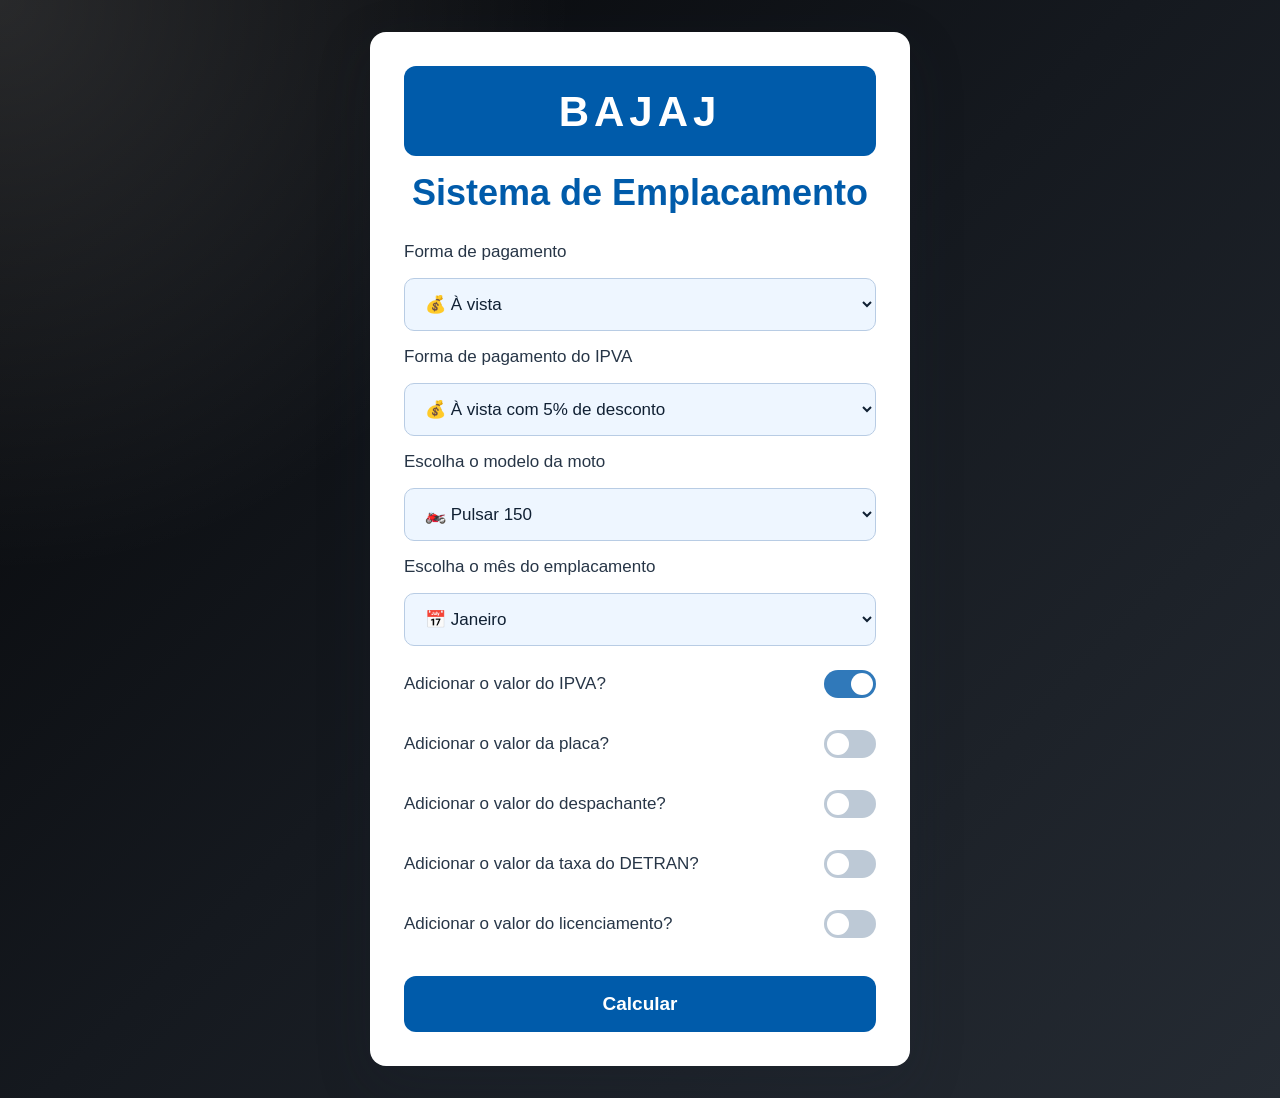
<file: index.html>
<!doctype html>
<html lang="pt-BR">
  <head>
    <!-- Configuracoes basicas da pagina inicial do projeto. -->
    <meta charset="UTF-8" />

    <!-- Redireciona automaticamente para a tela principal do sistema. -->
    <meta http-equiv="refresh" content="0; url=CalculodoEmplacamento.html" />
    <meta name="viewport" content="width=device-width, initial-scale=1.0" />
    <title>Sistema de Emplacamento</title>
  </head>
  <body>
    <!-- Redirecionamento feito tambem por JavaScript, como segunda garantia. -->
    <script>
      window.location.href = "CalculodoEmplacamento.html";
    </script>

    <!-- Link manual caso o navegador nao execute o redirecionamento automatico. -->
    <p>
      Abrindo o sistema...
      <a href="CalculodoEmplacamento.html">Clique aqui se nao abrir automaticamente.</a>
    </p>
  </body>
</html>
</file>
<file: a3.css>
/* Faz padding e borda entrarem no tamanho total dos elementos. */
* {
  box-sizing: border-box;
}

/* Variaveis de cores usadas no projeto inteiro. */
:root {
  /* Cores principais inspiradas na identidade visual da Bajaj. */
  --bajaj-blue: #005baa;
  --bajaj-blue-dark: #003f7f;
  --bajaj-blue-light: #1476d4;
  --white: #ffffff;
  --text-dark: #102033;
  --page-black: #050608;
  --page-black-soft: #15191f;
  --page-black-light: #252b33;
}

/* Centraliza a aplicacao na tela e define o fundo principal. */
body {
  margin: 0;
  font-family: Arial, sans-serif;
  background:
    radial-gradient(circle at top left, rgba(255, 255, 255, 0.14), transparent 34%),
    linear-gradient(135deg, var(--page-black) 0%, var(--page-black-soft) 48%, var(--page-black-light) 100%);
  color: var(--white);
  display: flex;
  justify-content: center;
  align-items: center;
  min-height: 100vh;
  padding: 32px;
}

/* Estrutura principal: comeca com o formulario centralizado em uma coluna. */
.app-shell {
  width: min(100%, 540px);
  min-height: calc(100vh - 64px);
  display: grid;
  grid-template-columns: minmax(390px, 540px);
  justify-content: center;
  gap: 0;
  align-items: center;
  transition:
    width 0.9s cubic-bezier(0.22, 1, 0.36, 1),
    gap 0.9s cubic-bezier(0.22, 1, 0.36, 1);
}

/* Estado ativado pelo JavaScript apos clicar em Calcular: abre duas colunas. */
.app-shell.has-result {
  width: min(100%, 1280px);
  grid-template-columns: minmax(390px, 540px) minmax(420px, 1fr);
  gap: 28px;
}

/* Card do formulario com campos da simulacao. */
.card {
  width: 100%;
  background: var(--white);
  color: var(--text-dark);
  padding: 34px;
  border-radius: 16px;
  box-shadow: 0 18px 55px rgba(23, 35, 52, 0.2);
  display: flex;
  flex-direction: column;
  gap: 16px;
  align-self: center;
  animation: none;
  transform: translateX(0);
  transition:
    transform 0.9s cubic-bezier(0.22, 1, 0.36, 1),
    box-shadow 0.4s ease;
  will-change: transform;
}

/* Anima o formulario quando o resultado aparece ao lado. */
.app-shell.has-result .card {
  animation: slideFormLeft 0.9s cubic-bezier(0.22, 1, 0.36, 1) both;
}

/* Faixa azul com o nome da marca no topo do formulario. */
.brand {
  display: flex;
  flex-direction: column;
  align-items: center;
  justify-content: center;
  gap: 10px;
  background: var(--bajaj-blue);
  color: var(--white);
  border-radius: 12px;
  padding: 22px 18px 20px;
  font-size: 42px;
  font-weight: 900;
  letter-spacing: 5px;
}

/* Classe reservada para uma marca/logo em SVG, caso seja usada. */
.bajaj-mark {
  width: 92px;
  height: 92px;
  fill: var(--white);
  display: block;
}

/* Titulo principal do formulario. */
h1 {
  text-align: center;
  margin: 0 0 12px;
  font-size: 36px;
  color: var(--bajaj-blue);
}

/* Textos dos labels e descricoes das opcoes. */
label,
.option-row span {
  font-size: 17px;
  opacity: 0.9;
}

/* Campos de selecao do formulario. */
select {
  width: 100%;
  padding: 15px 16px;
  border-radius: 10px;
  border: 1px solid #b8cce4;
  background: #eef6ff;
  color: var(--text-dark);
  font-size: 17px;
  outline: none;
}

/* Destaque de acessibilidade quando o select recebe foco. */
select:focus {
  border-color: var(--bajaj-blue);
  box-shadow: 0 0 0 3px rgba(0, 91, 170, 0.15);
}

/* Linha de cada taxa opcional com texto a esquerda e switch a direita. */
.option-row {
  display: flex;
  align-items: center;
  justify-content: space-between;
  gap: 16px;
  padding: 8px 0;
}

/* Estrutura do botao liga/desliga das taxas. */
.switch {
  position: relative;
  display: inline-block;
  width: 52px;
  height: 28px;
  flex: 0 0 auto;
}

/* Esconde o checkbox real para deixar apenas o switch customizado visivel. */
.switch input {
  opacity: 0;
  width: 0;
  height: 0;
}

/* Fundo arredondado do switch. */
.slider {
  position: absolute;
  cursor: pointer;
  inset: 0;
  background-color: #aebdcc;
  border-radius: 999px;
  transition: 0.3s;
}

/* Bolinha interna do switch. */
.slider::before {
  content: "";
  position: absolute;
  width: 22px;
  height: 22px;
  left: 3px;
  bottom: 3px;
  background: white;
  border-radius: 50%;
  transition: 0.3s;
}

/* Cor do switch quando a taxa esta selecionada. */
input:checked + .slider {
  background-color: var(--bajaj-blue);
}

/* Move a bolinha para a direita quando o switch esta ligado. */
input:checked + .slider::before {
  transform: translateX(24px);
}

/* Botao principal que executa o calculo. */
button {
  margin-top: 14px;
  padding: 17px;
  border: none;
  border-radius: 12px;
  background: var(--bajaj-blue);
  color: var(--white);
  font-weight: bold;
  font-size: 19px;
  cursor: pointer;
  transition: 0.3s;
}

/* Feedback visual ao passar o mouse sobre botoes. */
button:hover {
  transform: scale(1.03);
  background: var(--bajaj-blue-light);
}

/* Painel onde o JavaScript injeta o resumo da simulacao. */
.result-panel {
  display: block;
  color: var(--white);
  min-height: 100%;
  opacity: 0;
  visibility: hidden;
  pointer-events: none;
  transform: translateX(42px) scale(0.985);
  transition:
    opacity 0.65s ease 0.25s,
    transform 0.75s cubic-bezier(0.22, 1, 0.36, 1) 0.18s,
    visibility 0s linear 0.9s;
}

/* Mantem o resultado escondido enquanto o formulario esta centralizado. */
.app-shell.is-centered .result-panel {
  position: absolute;
  width: min(100%, 640px);
}

/* Mostra o painel com fade e deslocamento suave apos calcular. */
.app-shell.has-result .result-panel {
  opacity: 1;
  visibility: visible;
  pointer-events: auto;
  position: static;
  transform: translateX(0) scale(1);
  transition:
    opacity 0.65s ease 0.25s,
    transform 0.75s cubic-bezier(0.22, 1, 0.36, 1) 0.18s,
    visibility 0s;
}

/* Aparencia compartilhada dos cards do painel de resultado. */
.result-card,
.quota-card,
.info-card,
.empty-card {
  background: linear-gradient(145deg, #15243a, #0d1b31);
  border: 1px solid rgba(255, 255, 255, 0.08);
  border-radius: 12px;
  padding: 22px;
  box-shadow: 0 18px 45px rgba(23, 35, 52, 0.24);
}

/* Pequeno destaque quando o resultado e recalculado. */
.result-panel.updated {
  animation: highlightResult 0.5s ease;
}

/* Estado inicial do painel, antes de mostrar o calculo. */
.empty-card {
  min-height: 100%;
  display: flex;
  flex-direction: column;
  justify-content: center;
  align-items: center;
  text-align: center;
}

/* Titulo do estado inicial. */
.empty-card h2 {
  font-size: 30px;
  margin: 12px 0 8px;
}

/* Texto de orientacao do estado inicial. */
.empty-card p {
  max-width: 460px;
  margin: 0;
  color: #b9c6d8;
  line-height: 1.6;
  font-size: 18px;
}

/* Icone informativo usado no estado inicial. */
.empty-icon {
  width: 48px;
  height: 48px;
  border-radius: 12px;
  background: #0d2340;
  color: #88bfff;
  display: grid;
  place-items: center;
  font-size: 24px;
}

/* Alinha cabecalhos e cards com icone e texto lado a lado. */
.result-header,
.quota-card,
.info-title {
  display: flex;
  align-items: center;
  gap: 12px;
}

/* Icones dos cards de resultado. */
.result-icon,
.quota-icon,
.info-icon {
  width: 42px;
  height: 42px;
  border-radius: 10px;
  background: #0f6f3d;
  color: #54ff8a;
  display: grid;
  place-items: center;
  font-size: 22px;
  flex: 0 0 auto;
}

/* Titulo dentro do card de resultado. */
.result-title {
  margin: 0;
  font-size: 22px;
}

/* Textos secundarios e observacoes do painel. */
.result-subtitle,
.info-card p,
.total-note {
  margin: 4px 0 0;
  color: #b9c6d8;
  font-size: 16px;
  line-height: 1.5;
}

/* Lista com os itens cobrados ou nao incluidos. */
.result-list {
  margin: 22px 0;
  border-top: 1px solid rgba(255, 255, 255, 0.08);
  border-bottom: 1px solid rgba(255, 255, 255, 0.08);
}

/* Linha individual do resumo, com nome da taxa e valor. */
.result-line {
  display: flex;
  justify-content: space-between;
  gap: 16px;
  padding: 13px 0;
  color: #e7eef8;
  font-size: 17px;
}

/* Divisoria entre as linhas do resumo. */
.result-line + .result-line {
  border-top: 1px solid rgba(255, 255, 255, 0.06);
}

/* Valor monetario de cada taxa incluida. */
.result-value {
  font-weight: 700;
  white-space: nowrap;
}

/* Texto usado quando uma taxa ficou fora do calculo. */
.not-included {
  color: #8fa0b8;
  font-weight: 700;
}

/* Linha final que destaca o total da simulacao. */
.total-row {
  display: flex;
  align-items: end;
  justify-content: space-between;
  gap: 16px;
}

/* Rotulo do valor total. */
.total-label {
  color: #55f08a;
  font-size: 22px;
  font-weight: 800;
}

/* Valores principais em destaque no painel. */
.total-value,
.quota-value {
  color: #55f08a;
  font-size: 32px;
  font-weight: 900;
  white-space: nowrap;
}

/* Card que mostra a primeira cota do IPVA. */
.quota-card {
  justify-content: space-between;
  margin-top: 18px;
}

/* Texto principal do card de cota. */
.quota-card strong {
  display: block;
  margin-bottom: 4px;
  font-size: 18px;
}

/* Texto auxiliar do card de cota. */
.quota-card small {
  color: #b9c6d8;
  font-size: 15px;
}

/* Cor especifica do icone do card de cota. */
.quota-icon {
  background: #123d34;
}

/* Card explicativo com as regras do calculo. */
.info-card {
  margin-top: 18px;
  border-color: rgba(20, 118, 212, 0.35);
  background: #0d2340;
}

/* Cabecalho do card explicativo. */
.info-title {
  color: #88bfff;
  font-weight: 800;
  font-size: 18px;
}

/* Icone menor usado no card explicativo. */
.info-icon {
  width: 24px;
  height: 24px;
  background: transparent;
  color: #88bfff;
  font-size: 18px;
}

/* Botao para limpar a simulacao e voltar ao estado inicial. */
.reset-button {
  width: 100%;
  margin-top: 18px;
  background: #263247;
}

/* Cor do botao de nova simulacao ao passar o mouse. */
.reset-button:hover {
  background: #33425c;
}

/* Animacao rapida para indicar que o resultado foi atualizado. */
@keyframes highlightResult {
  0% {
    transform: translateY(-4px);
    filter: brightness(1.25);
  }

  100% {
    transform: translateY(0);
    filter: brightness(1);
  }
}

/* Animacao do formulario saindo do centro para abrir espaco ao resultado. */
@keyframes slideFormLeft {
  0% {
    transform: translateX(56px) scale(0.992);
    opacity: 0.96;
  }

  55% {
    transform: translateX(-8px) scale(1);
    opacity: 1;
  }

  100% {
    transform: translateX(0) scale(1);
    opacity: 1;
  }
}

/* Em telas pequenas, a animacao fica vertical para combinar com o layout. */
@keyframes slideFormLeftMobile {
  0% {
    transform: translateY(28px);
    opacity: 0.92;
  }

  100% {
    transform: translateY(0);
    opacity: 1;
  }
}

/* Ajustes para celular e tablets estreitos. */
@media (max-width: 840px) {
  /* Aproxima o conteudo do topo em telas menores. */
  body {
    align-items: flex-start;
    padding: 18px;
  }

  /* No mobile, formulario e resultado ficam empilhados. */
  .app-shell {
    width: min(100%, 540px);
    grid-template-columns: 1fr;
    min-height: auto;
    gap: 18px;
  }

  /* Depois do calculo, o layout continua em uma coluna no mobile. */
  .app-shell.has-result {
    width: 100%;
    grid-template-columns: 1fr;
  }

  /* Usa uma entrada vertical, mais natural para telas estreitas. */
  .app-shell.has-result .card {
    animation: slideFormLeftMobile 0.5s ease both;
  }

  /* Reduz o respiro interno para caber melhor no celular. */
  .card {
    padding: 24px;
  }

  /* Diminui o titulo principal no mobile. */
  h1 {
    font-size: 30px;
  }

  /* Diminui a marca para evitar quebra de layout. */
  .brand {
    font-size: 34px;
  }

  /* Empilha total e card de cota para nao apertar valores. */
  .total-row,
  .quota-card {
    align-items: flex-start;
    flex-direction: column;
  }

  /* Ajusta o tamanho dos valores principais no mobile. */
  .total-value,
  .quota-value {
    font-size: 28px;
  }
}
</file>
